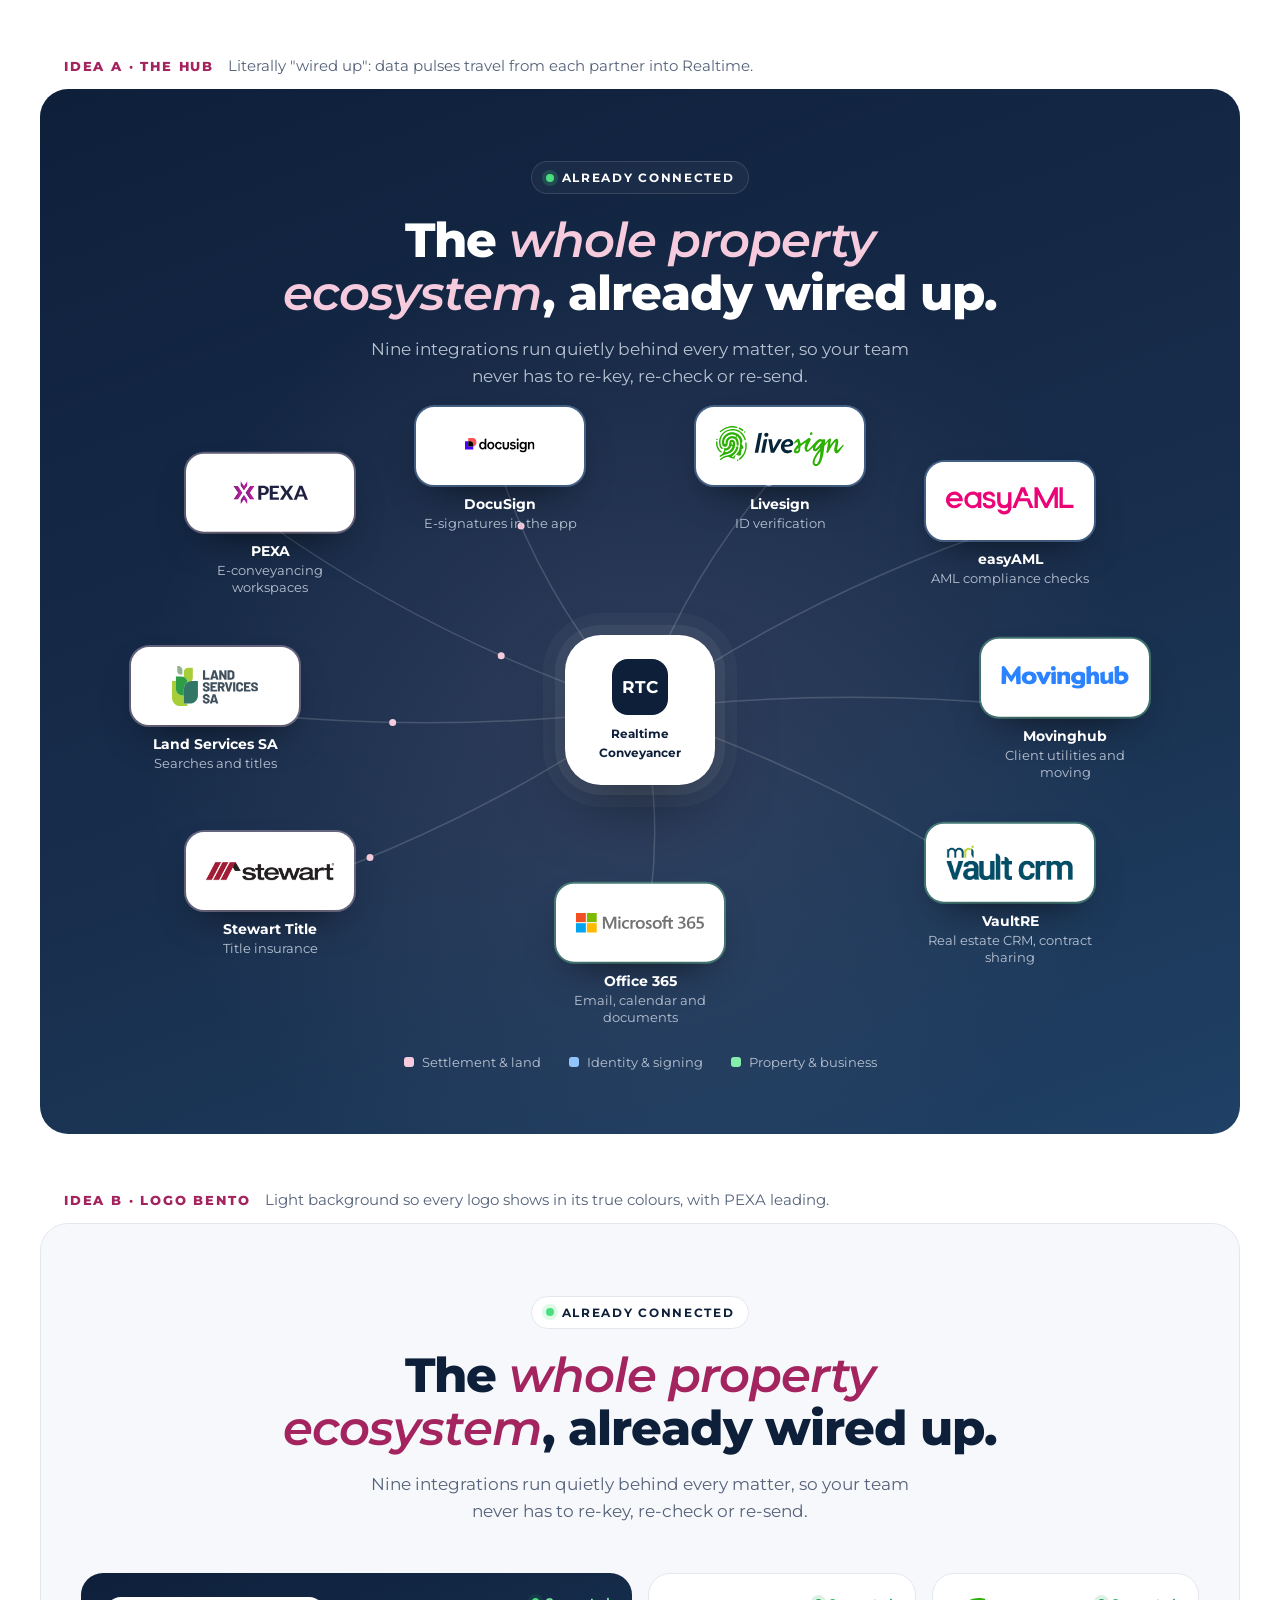
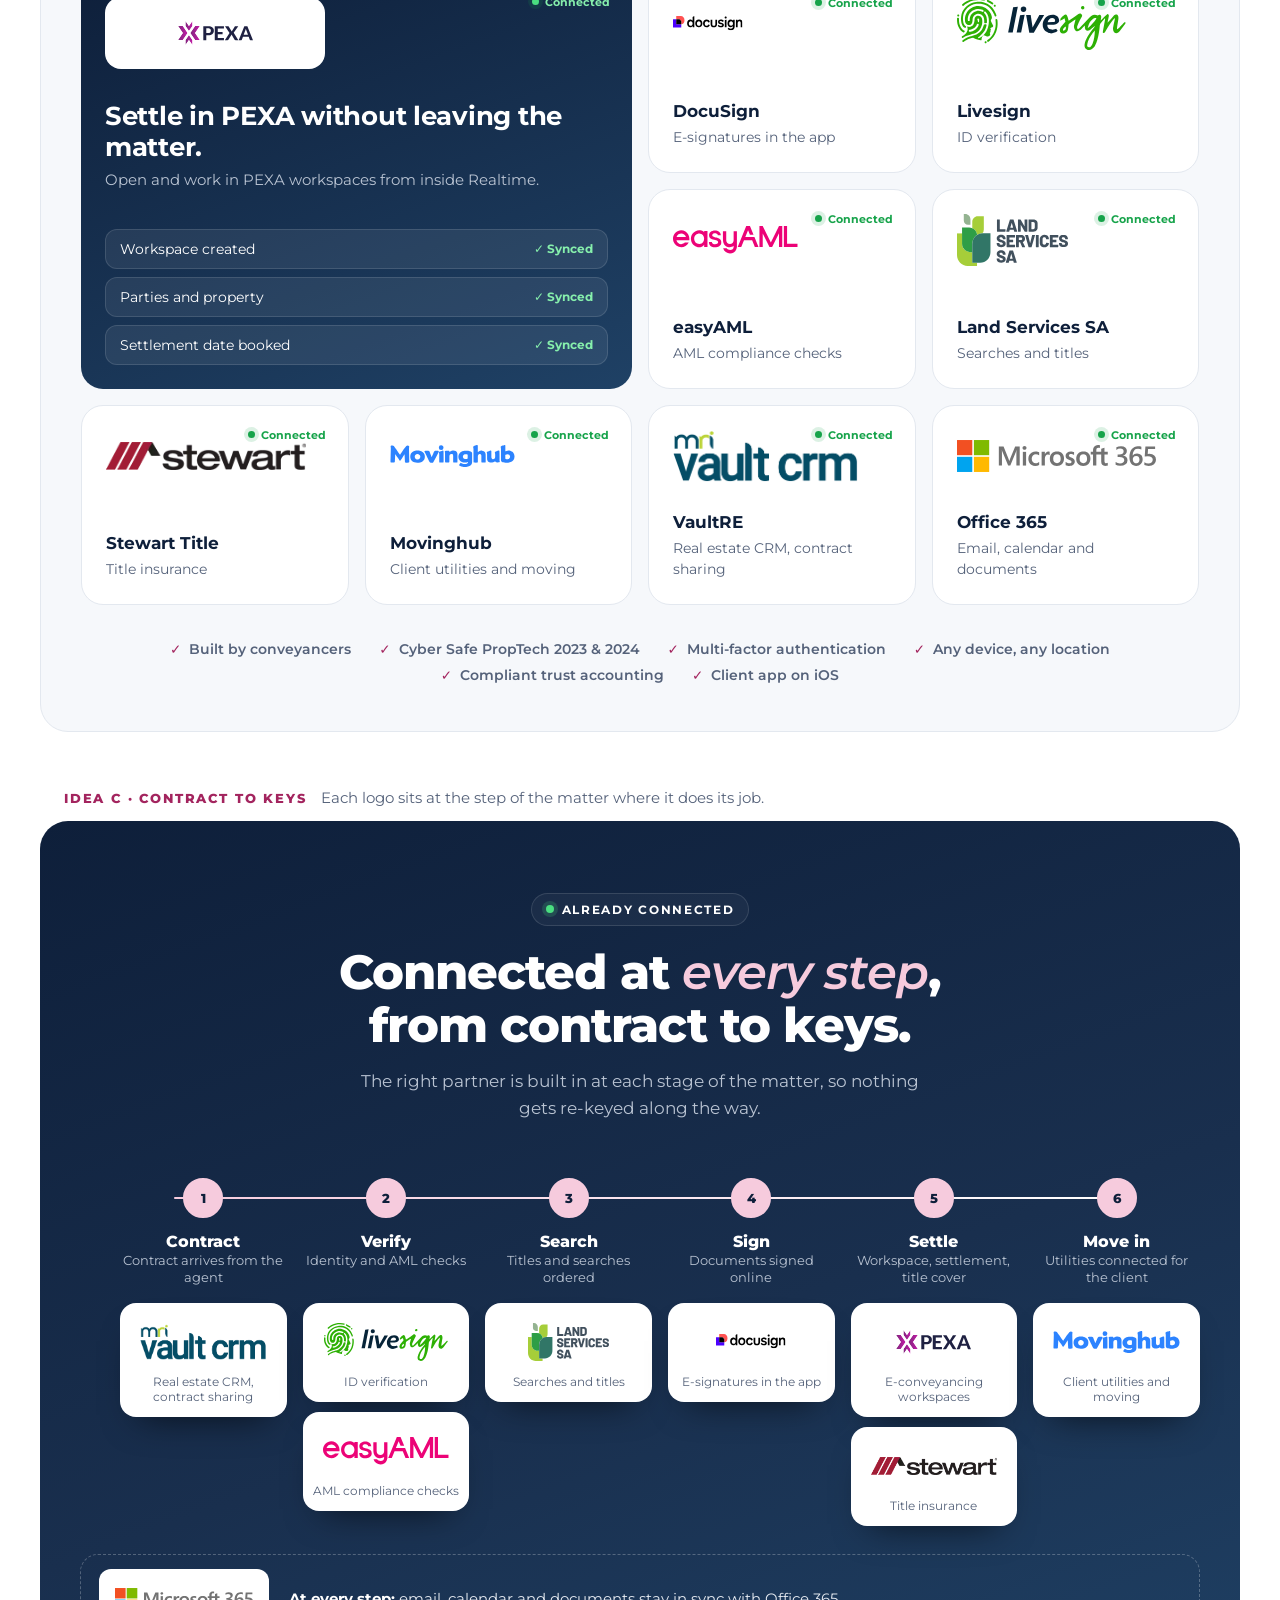
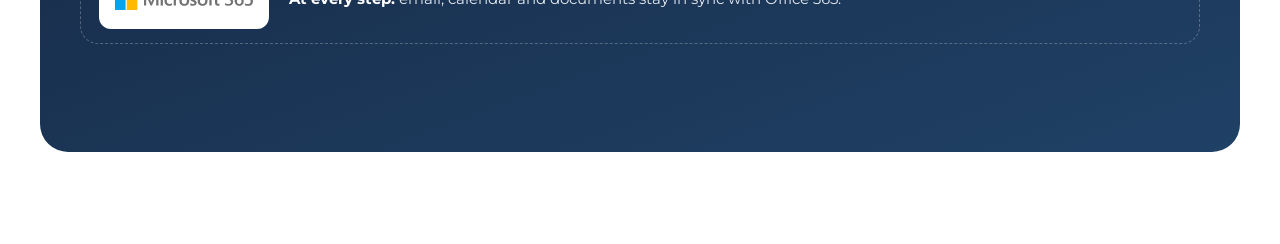
<file: integrations-preview.html>
<!doctype html>
<html lang="en-AU">
<head>
<meta charset="utf-8">
<meta name="viewport" content="width=device-width, initial-scale=1">
<title>Integrations — 3 concepts · Realtime Conveyancer</title>
<link rel="preconnect" href="https://fonts.googleapis.com">
<link rel="preconnect" href="https://fonts.gstatic.com" crossorigin>
<link href="https://fonts.googleapis.com/css2?family=Montserrat:ital,wght@0,400;0,500;0,600;0,700;0,800;1,600&display=swap" rel="stylesheet">
<style>
:root{
  --navy-900:#0E1F3A;--navy-700:#192F4E;--navy-500:#1F4165;
  --pink:#F6CBDD;--pink-ink:#A3245E;--line-d:rgba(255,255,255,.12);--dim:#B9C3D2;
  --ink:#0E1F3A;--muted:#55627A;--line:#E3E8EF;--bg:#F6F8FB;--ok:#16A34A;
}
*{box-sizing:border-box}
body{margin:0;font-family:"Montserrat",system-ui,sans-serif;background:#fff;color:var(--ink)}
.label-bar{max-width:1200px;margin:56px auto 14px;padding:0 24px;display:flex;align-items:baseline;gap:14px;flex-wrap:wrap}
.label-bar b{font-size:13px;font-weight:800;letter-spacing:.14em;text-transform:uppercase;color:var(--pink-ink)}
.label-bar span{font-size:15px;color:var(--muted)}
.eyebrow{display:inline-flex;align-items:center;gap:8px;font-size:12px;font-weight:700;letter-spacing:.14em;text-transform:uppercase;padding:8px 14px;border-radius:99px}
.eyebrow i{width:8px;height:8px;border-radius:50%;background:#4ADE80;box-shadow:0 0 0 4px rgba(74,222,128,.18)}
h2{margin:20px 0 0;font-size:clamp(30px,4vw,48px);line-height:1.1;font-weight:800;letter-spacing:-.02em;text-wrap:balance}
h2 em{font-style:italic;font-weight:600}
.sub{margin:16px auto 0;font-size:17px;line-height:1.6;max-width:580px}

/* shared logo plate */
.logo{display:grid;place-items:center;background:#fff}
.logo img{max-width:100%;max-height:100%;object-fit:contain;display:block}
.logo [hidden]{display:none !important}
.logo .wm{font-weight:800;color:var(--navy-900);text-align:center;line-height:1.1;letter-spacing:-.01em}

/* =============== A · HUB =============== */
.ia{max-width:1200px;margin:0 auto;border-radius:28px;color:#fff;padding:72px 40px 64px;overflow:hidden;position:relative;
  background:radial-gradient(60% 70% at 50% 62%,rgba(246,203,221,.10),transparent 70%),linear-gradient(160deg,var(--navy-900),var(--navy-700) 60%,var(--navy-500))}
.ia .head{text-align:center}
.ia .eyebrow{border:1px solid var(--line-d);background:rgba(255,255,255,.04)}
.ia h2 em{color:var(--pink)}
.ia .sub{color:var(--dim)}
.hub{position:relative;width:1040px;height:560px;margin:40px auto 0;transform-origin:top center}
.hub svg{position:absolute;inset:0;width:100%;height:100%;overflow:visible}
.hub .wire{stroke:rgba(255,255,255,.16);stroke-width:1.5;fill:none}
.hub .pulse{fill:var(--pink)}
.core{position:absolute;left:50%;top:50%;width:150px;height:150px;transform:translate(-50%,-50%);border-radius:36px;background:#fff;display:grid;place-items:center;text-align:center;box-shadow:0 0 0 10px rgba(255,255,255,.06),0 0 0 22px rgba(255,255,255,.03),0 30px 70px -20px rgba(0,0,0,.6)}
.core b{display:block;width:56px;height:56px;margin:0 auto 8px;border-radius:16px;background:var(--navy-900);color:#fff;font-size:17px;line-height:56px}
.core span{font-size:12px;font-weight:700;color:var(--navy-900)}
.node{position:absolute;width:168px;transform:translate(-50%,-50%);text-align:center}
.node .logo{height:78px;border-radius:18px;padding:14px 20px;box-shadow:0 18px 40px -18px rgba(0,0,0,.7);transition:transform .3s,box-shadow .3s}
.node:hover .logo{transform:translateY(-4px) scale(1.04);box-shadow:0 0 0 3px var(--pink),0 22px 44px -18px rgba(0,0,0,.7)}
.node .logo img{max-height:40px}
.node .wm{font-size:16px}
.node p{margin:10px 0 0;font-size:12.5px;color:var(--dim);line-height:1.35}
.node p b{display:block;color:#fff;font-size:14px;margin-bottom:2px}
.ia .legend{display:flex;justify-content:center;gap:28px;margin-top:64px;flex-wrap:wrap;font-size:13px;color:var(--dim)}
.ia .legend span{display:flex;align-items:center;gap:8px}
.ia .legend i{width:10px;height:10px;border-radius:3px}

/* =============== B · BENTO (light) =============== */
.ib{max-width:1200px;margin:0 auto;border-radius:28px;background:var(--bg);padding:72px 40px 48px;border:1px solid var(--line)}
.ib .head{text-align:center}
.ib .eyebrow{background:#fff;border:1px solid var(--line);color:var(--navy-900)}
.ib h2{color:var(--navy-900)}
.ib h2 em{color:var(--pink-ink)}
.ib .sub{color:var(--muted)}
.bento{display:grid;grid-template-columns:repeat(4,minmax(0,1fr));gap:16px;margin-top:48px}
.tile{background:#fff;border:1px solid var(--line);border-radius:22px;padding:24px;display:flex;flex-direction:column;justify-content:space-between;min-height:200px;position:relative;transition:transform .25s,box-shadow .25s,border-color .25s}
.tile:hover{transform:translateY(-4px);border-color:#E9B3CB;box-shadow:0 24px 48px -28px rgba(14,31,58,.35)}
.tile .logo{height:52px;justify-items:start;background:none}
.tile .logo img{max-height:52px;max-width:200px}
.tile:not(.hero) .logo{margin-right:92px}
.tile .wm{font-size:24px;text-align:left}
.tile .live{position:absolute;top:22px;right:22px;font-size:11px;font-weight:700;color:var(--ok);display:flex;align-items:center;gap:6px}
.tile .live i{width:7px;height:7px;border-radius:50%;background:var(--ok);box-shadow:0 0 0 4px rgba(22,163,74,.15)}
.tile h3{margin:28px 0 0;font-size:17px;font-weight:700}
.tile p{margin:6px 0 0;font-size:14px;line-height:1.5;color:var(--muted)}
.tile.hero{grid-column:span 2;grid-row:span 2;background:linear-gradient(160deg,var(--navy-900),var(--navy-500));color:#fff;border:0}
.tile.hero .logo{height:72px;background:#fff;border-radius:16px;padding:12px 22px;justify-items:center;width:220px}
.tile.hero .logo img{max-height:48px}
.tile.hero .live{color:#86EFAC}.tile.hero .live i{background:#4ADE80}
.tile.hero h3{font-size:26px;letter-spacing:-.01em;line-height:1.2;margin-top:32px}
.tile.hero p{color:var(--dim);font-size:15px}
.feed{margin-top:22px;display:flex;flex-direction:column;gap:8px}
.feed div{display:flex;justify-content:space-between;align-items:center;background:rgba(255,255,255,.07);border:1px solid var(--line-d);border-radius:12px;padding:11px 14px;font-size:13.5px;opacity:0;transform:translateY(8px);transition:opacity .5s,transform .5s}
.feed div b{color:#86EFAC;font-size:12px}
.ib.in .feed div{opacity:1;transform:none}
.ib.in .feed div:nth-child(2){transition-delay:.25s}.ib.in .feed div:nth-child(3){transition-delay:.5s}
.tile.wide{grid-column:span 2}
.ib .trust{display:flex;flex-wrap:wrap;justify-content:center;gap:10px 28px;margin-top:36px;font-size:13.5px;font-weight:600;color:var(--muted)}
.ib .trust span::before{content:"✓";color:var(--pink-ink);margin-right:8px;font-weight:800}

/* =============== C · JOURNEY =============== */
.ic{max-width:1200px;margin:0 auto;border-radius:28px;color:#fff;padding:72px 40px 56px;overflow:hidden;background:linear-gradient(160deg,var(--navy-900),var(--navy-700) 55%,var(--navy-500))}
.ic .head{text-align:center}
.ic .eyebrow{border:1px solid var(--line-d);background:rgba(255,255,255,.04)}
.ic h2 em{color:var(--pink)}
.ic .sub{color:var(--dim)}
.track{position:relative;display:grid;grid-template-columns:repeat(6,minmax(0,1fr));gap:16px;margin-top:56px}
.track::before,.track::after{content:"";position:absolute;left:8.4%;right:8.4%;top:19px;height:2px;border-radius:2px}
.track::before{background:var(--line-d)}
.track::after{background:linear-gradient(90deg,var(--pink),#fff);transform:scaleX(0);transform-origin:left;transition:transform 2.2s cubic-bezier(.4,0,.2,1)}
.ic.in .track::after{transform:scaleX(1)}
.stage{position:relative;z-index:1;display:flex;flex-direction:column;align-items:center;text-align:center}
.dot{width:40px;height:40px;border-radius:50%;background:var(--navy-900);border:2px solid rgba(255,255,255,.25);display:grid;place-items:center;font-size:13px;font-weight:800;transition:background .4s,border-color .4s,color .4s}
.ic.in .stage .dot{background:var(--pink);border-color:var(--pink);color:var(--navy-900)}
.ic.in .stage:nth-child(2) .dot{transition-delay:.35s}.ic.in .stage:nth-child(3) .dot{transition-delay:.7s}
.ic.in .stage:nth-child(4) .dot{transition-delay:1.05s}.ic.in .stage:nth-child(5) .dot{transition-delay:1.4s}.ic.in .stage:nth-child(6) .dot{transition-delay:1.75s}
.stage h3{margin:14px 0 2px;font-size:16px;font-weight:800}
.stage small{font-size:12.5px;color:var(--dim);min-height:34px;line-height:1.35}
.stack{display:flex;flex-direction:column;gap:10px;margin-top:16px;width:100%}
.card{background:#fff;border-radius:16px;padding:10px 10px 12px;color:var(--navy-900);box-shadow:0 18px 36px -20px rgba(0,0,0,.7);transition:transform .25s}
.card:hover{transform:translateY(-4px)}
.card .logo{height:58px;padding:6px 10px}
.card .logo img{max-height:38px}
.card .wm{font-size:15px}
.card span{display:block;font-size:11.5px;color:var(--muted);margin-top:4px;line-height:1.3}
.always{margin-top:28px;display:flex;align-items:center;gap:20px;border:1px dashed rgba(255,255,255,.25);border-radius:18px;padding:14px 18px}
.always .logo{width:170px;height:60px;border-radius:12px;padding:10px 16px;flex:none}
.always .logo img{max-height:36px}
.always p{margin:0;font-size:15px;color:#E4E9F0}
.always p b{color:#fff}

/* responsive */
@media (max-width:1100px){.hub{transform:scale(.8);margin-bottom:-112px}}
@media (max-width:860px){
  .ia .legend{margin-top:28px}
  .ia,.ib,.ic{border-radius:20px;padding:56px 18px 40px;margin:0 12px}
  .hub{width:auto;height:auto;transform:none;margin-bottom:0;display:grid;grid-template-columns:repeat(2,minmax(0,1fr));gap:22px 14px}
  .hub svg{display:none}
  .core{position:relative;left:auto;top:auto;transform:none;grid-column:1/-1;margin:0 auto 6px}
  .node{position:relative;left:auto !important;top:auto !important;transform:none;width:auto}
  .bento{grid-template-columns:minmax(0,1fr)}
  .tile.hero,.tile.wide{grid-column:auto;grid-row:auto}
  .track{grid-template-columns:minmax(0,1fr);gap:28px;padding-left:56px}
  .track::before,.track::after{left:19px;right:auto;top:20px;bottom:20px;width:2px;height:auto;transform-origin:top}
  .track::after{transform:scaleY(0);background:linear-gradient(180deg,var(--pink),#fff)}
  .ic.in .track::after{transform:scaleY(1)}
  .stage{align-items:flex-start;text-align:left}
  .stage .dot{position:absolute;left:-56px;top:0}
  .stage h3{margin-top:8px}
  .stage small{min-height:0}
  .stack{flex-direction:row;flex-wrap:wrap}
  .stack .card{flex:1 1 140px}
  .always{flex-direction:column;align-items:flex-start}
}
@media (prefers-reduced-motion:reduce){*{transition:none !important}.pulse{display:none}}
</style>
</head>
<body>

<!-- ============================================================
     A · THE HUB — Realtime in the centre, every partner wired in
     ============================================================ -->
<div class="label-bar"><b>Idea A · The hub</b><span>Literally "wired up": data pulses travel from each partner into Realtime.</span></div>
<section class="ia" aria-labelledby="ia-t">
  <div class="head">
    <span class="eyebrow"><i aria-hidden="true"></i>Already connected</span>
    <h2 id="ia-t">The <em>whole property ecosystem</em>, already wired up.</h2>
    <p class="sub">Nine integrations run quietly behind every matter, so your team never has to re-key, re-check or re-send.</p>
  </div>
  <div class="hub" id="hub">
    <svg viewBox="0 0 1040 560" aria-hidden="true" id="hubSvg"></svg>
    <div class="core"><div><b>RTC</b><span>Realtime<br>Conveyancer</span></div></div>
  </div>
  <div class="legend" aria-hidden="true">
    <span><i style="background:#F6CBDD"></i>Settlement &amp; land</span>
    <span><i style="background:#93C5FD"></i>Identity &amp; signing</span>
    <span><i style="background:#86EFAC"></i>Property &amp; business</span>
  </div>
</section>

<!-- ============================================================
     B · BENTO — light, logos in native colour, PEXA as the hero
     ============================================================ -->
<div class="label-bar"><b>Idea B · Logo bento</b><span>Light background so every logo shows in its true colours, with PEXA leading.</span></div>
<section class="ib" id="ib" aria-labelledby="ib-t">
  <div class="head">
    <span class="eyebrow"><i aria-hidden="true"></i>Already connected</span>
    <h2 id="ib-t">The <em>whole property ecosystem</em>, already wired up.</h2>
    <p class="sub">Nine integrations run quietly behind every matter, so your team never has to re-key, re-check or re-send.</p>
  </div>
  <div class="bento" id="bento"></div>
  <div class="trust"><span>Built by conveyancers</span><span>Cyber Safe PropTech 2023 &amp; 2024</span><span>Multi-factor authentication</span><span>Any device, any location</span><span>Compliant trust accounting</span><span>Client app on iOS</span></div>
</section>

<!-- ============================================================
     C · THE JOURNEY — logos placed at the step where they work
     ============================================================ -->
<div class="label-bar"><b>Idea C · Contract to keys</b><span>Each logo sits at the step of the matter where it does its job.</span></div>
<section class="ic" id="ic" aria-labelledby="ic-t">
  <div class="head">
    <span class="eyebrow"><i aria-hidden="true"></i>Already connected</span>
    <h2 id="ic-t">Connected at <em>every step</em>, from contract to keys.</h2>
    <p class="sub">The right partner is built in at each stage of the matter, so nothing gets re-keyed along the way.</p>
  </div>
  <ol class="track" id="track" style="list-style:none;padding-right:0;margin-bottom:0"></ol>
  <div class="always" id="always"></div>
  <p style="height:20px"></p>
</section>
<p style="height:60px"></p>

<script>
/* ---- One place for logo files: point these at your site's assets ---- */
var LOGOS={
  pexa:{name:'PEXA',src:'assets/images/logos/pexa.svg',desc:'E-conveyancing workspaces',g:0},
  lssa:{name:'Land Services SA',src:'assets/images/logos/land-services-sa.svg',desc:'Searches and titles',g:0},
  stewart:{name:'Stewart Title',src:'assets/images/logos/headerLogo.png',desc:'Title insurance',g:0},
  docusign:{name:'DocuSign',src:'assets/images/logos/docusign.svg',desc:'E-signatures in the app',g:1},
  livesign:{name:'Livesign',src:'assets/images/logos/livesign.svg',desc:'ID verification',g:1},
  easyaml:{name:'easyAML',src:'assets/images/logos/easyaml.svg',desc:'AML compliance checks',g:1},
  movinghub:{name:'Movinghub',src:'assets/images/logos/movinghub.svg',desc:'Client utilities and moving',g:2},
  vaultre:{name:'VaultRE',src:'assets/images/logos/vaultre-support-logo.png',desc:'Real estate CRM, contract sharing',g:2},
  o365:{name:'Office 365',src:'assets/images/logos/microsoft-365.svg',desc:'Email, calendar and documents',g:2}
};
function logo(k){
  var l=LOGOS[k];
  return '<div class="logo"><img src="'+l.src+'" alt="'+l.name+'" onerror="this.hidden=true;this.nextElementSibling.hidden=false"><span class="wm" hidden>'+l.name+'</span></div>';
}
var reduce=matchMedia('(prefers-reduced-motion: reduce)').matches;

/* ---------- A: hub ---------- */
(function(){
  var hub=document.getElementById('hub'), svg=document.getElementById('hubSvg');
  var cx=520, cy=280, colors=['#F6CBDD','#93C5FD','#86EFAC'];
  var order=['pexa','lssa','stewart','docusign','livesign','easyaml','movinghub','vaultre','o365'];
  var pos=[[150,95],[95,280],[150,465],[380,40],[660,40],[890,95],[945,280],[890,465],[520,525]];
  var paths='';
  order.forEach(function(k,i){
    var p=pos[i], l=LOGOS[k];
    var mx=(p[0]+cx)/2+(p[1]-cy)*.12, my=(p[1]+cy)/2-(p[0]-cx)*.06;
    var d='M'+p[0]+','+p[1]+' Q'+mx+','+my+' '+cx+','+cy;
    paths+='<path class="wire" id="w'+i+'" d="'+d+'"/>';
    if(!reduce) paths+='<circle class="pulse" r="3.5" cx="0" cy="0" opacity="0" fill="'+colors[l.g]+'"><animateMotion dur="'+(2.6+(i%3)*.5)+'s" begin="'+(i*.37)+'s" repeatCount="indefinite"><mpath href="#w'+i+'"/></animateMotion><set attributeName="opacity" to="1" begin="'+(i*.37)+'s"/></circle>';
    var n=document.createElement('div'); n.className='node'; n.style.left=p[0]+'px'; n.style.top=p[1]+'px';
    n.innerHTML=logo(k)+'<p><b>'+l.name+'</b>'+l.desc+'</p>';
    n.querySelector('.logo').style.boxShadow='0 0 0 2px '+colors[l.g]+'55, 0 18px 40px -18px rgba(0,0,0,.7)';
    hub.appendChild(n);
  });
  svg.innerHTML=paths;
})();

/* ---------- B: bento ---------- */
(function(){
  var b=document.getElementById('bento');
  var live='<span class="live"><i></i>Connected</span>';
  var html='<article class="tile hero">'+live+'<div>'+logo('pexa')+'<h3>Settle in PEXA without leaving the matter.</h3><p>Open and work in PEXA workspaces from inside Realtime.</p></div>'+
    '<div class="feed"><div>Workspace created <b>✓ Synced</b></div><div>Parties and property <b>✓ Synced</b></div><div>Settlement date booked <b>✓ Synced</b></div></div></article>';
  ['docusign','livesign','easyaml','lssa'].forEach(function(k){
    html+='<article class="tile">'+live+logo(k)+'<div><h3>'+LOGOS[k].name+'</h3><p>'+LOGOS[k].desc+'</p></div></article>';
  });
  ['stewart','movinghub','vaultre','o365'].forEach(function(k){
    html+='<article class="tile">'+live+logo(k)+'<div><h3>'+LOGOS[k].name+'</h3><p>'+LOGOS[k].desc+'</p></div></article>';
  });
  b.innerHTML=html;
})();

/* ---------- C: journey ---------- */
(function(){
  var stages=[
    ['Contract','Contract arrives from the agent',['vaultre']],
    ['Verify','Identity and AML checks',['livesign','easyaml']],
    ['Search','Titles and searches ordered',['lssa']],
    ['Sign','Documents signed online',['docusign']],
    ['Settle','Workspace, settlement, title cover',['pexa','stewart']],
    ['Move in','Utilities connected for the client',['movinghub']]
  ];
  var t=document.getElementById('track');
  t.innerHTML=stages.map(function(s,i){
    return '<li class="stage"><span class="dot">'+(i+1)+'</span><h3>'+s[0]+'</h3><small>'+s[1]+'</small><div class="stack">'+
      s[2].map(function(k){return '<div class="card">'+logo(k)+'<span>'+LOGOS[k].desc+'</span></div>'}).join('')+'</div></li>';
  }).join('');
  document.getElementById('always').innerHTML=logo('o365')+'<p><b>At every step:</b> email, calendar and documents stay in sync with Office 365.</p>';
})();

/* ---------- reveal on scroll ---------- */
var io=new IntersectionObserver(function(es){es.forEach(function(e){if(e.isIntersecting){e.target.classList.add('in');io.unobserve(e.target)}})},{threshold:.3});
['ib','ic'].forEach(function(id){var el=document.getElementById(id); reduce?el.classList.add('in'):io.observe(el)});
</script>
</body>
</html>
</file>
